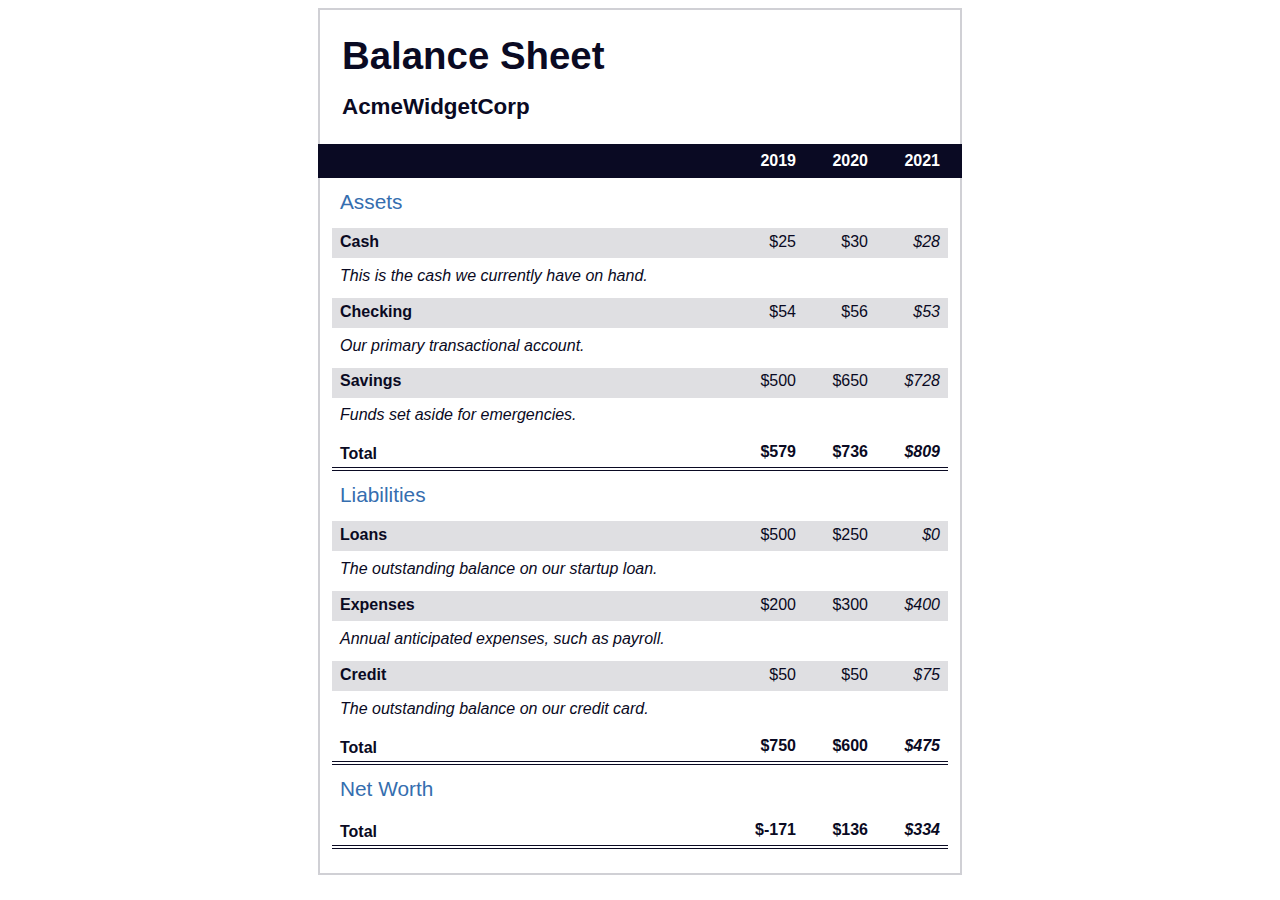
<file: src/balance-sheet/index.html>
<!DOCTYPE html>
<html lang="en">
  <head>
    <meta charset="UTF-8" />
    <meta name="viewport" content="width=device-width, initial-scale=1.0" />
    <title>Balance Sheet</title>
    <link rel="stylesheet" href="./styles.css" />
  </head>
  <body>
    <main>
      <section>
        <h1>
          <span class="flex">
            <span>AcmeWidgetCorp</span>
            <span>Balance Sheet</span>
          </span>
        </h1>
        <div id="years" aria-hidden="true">
          <span class="year">2019</span>
          <span class="year">2020</span>
          <span class="year">2021</span>
        </div>
        <div class="table-wrap">
          <table>
            <caption>
              Assets
            </caption>
            <thead>
              <tr>
                <td></td>
                <th><span class="sr-only year">2019</span></th>
                <th><span class="sr-only year">2020</span></th>
                <th class="current"><span class="sr-only year">2021</span></th>
              </tr>
            </thead>
            <tbody>
              <tr class="data">
                <th>
                  Cash
                  <span class="description"
                    >This is the cash we currently have on hand.</span
                  >
                </th>
                <td>$25</td>
                <td>$30</td>
                <td class="current">$28</td>
              </tr>
              <tr class="data">
                <th>
                  Checking
                  <span class="description"
                    >Our primary transactional account.</span
                  >
                </th>
                <td>$54</td>
                <td>$56</td>
                <td class="current">$53</td>
              </tr>
              <tr class="data">
                <th>
                  Savings
                  <span class="description"
                    >Funds set aside for emergencies.</span
                  >
                </th>
                <td>$500</td>
                <td>$650</td>
                <td class="current">$728</td>
              </tr>
              <tr class="total">
                <th>Total <span class="sr-only">Assets</span></th>
                <td>$579</td>
                <td>$736</td>
                <td class="current">$809</td>
              </tr>
            </tbody>
          </table>
          <table>
            <caption>
              Liabilities
            </caption>
            <thead>
              <tr>
                <td></td>
                <th><span class="sr-only">2019</span></th>
                <th><span class="sr-only">2020</span></th>
                <th><span class="sr-only">2021</span></th>
              </tr>
            </thead>
            <tbody>
              <tr class="data">
                <th>
                  Loans
                  <span class="description"
                    >The outstanding balance on our startup loan.</span
                  >
                </th>
                <td>$500</td>
                <td>$250</td>
                <td class="current">$0</td>
              </tr>
              <tr class="data">
                <th>
                  Expenses
                  <span class="description"
                    >Annual anticipated expenses, such as payroll.</span
                  >
                </th>
                <td>$200</td>
                <td>$300</td>
                <td class="current">$400</td>
              </tr>
              <tr class="data">
                <th>
                  Credit
                  <span class="description"
                    >The outstanding balance on our credit card.</span
                  >
                </th>
                <td>$50</td>
                <td>$50</td>
                <td class="current">$75</td>
              </tr>
              <tr class="total">
                <th>Total <span class="sr-only">Liabilities</span></th>
                <td>$750</td>
                <td>$600</td>
                <td class="current">$475</td>
              </tr>
            </tbody>
          </table>
          <table>
            <caption>
              Net Worth
            </caption>
            <thead>
              <tr>
                <td></td>
                <th><span class="sr-only">2019</span></th>
                <th><span class="sr-only">2020</span></th>
                <th><span class="sr-only">2021</span></th>
              </tr>
            </thead>
            <tbody>
              <tr class="total">
                <th>Total <span class="sr-only">Net Worth</span></th>
                <td>$-171</td>
                <td>$136</td>
                <td class="current">$334</td>
              </tr>
            </tbody>
          </table>
        </div>
      </section>
    </main>
  </body>
</html>
</file>
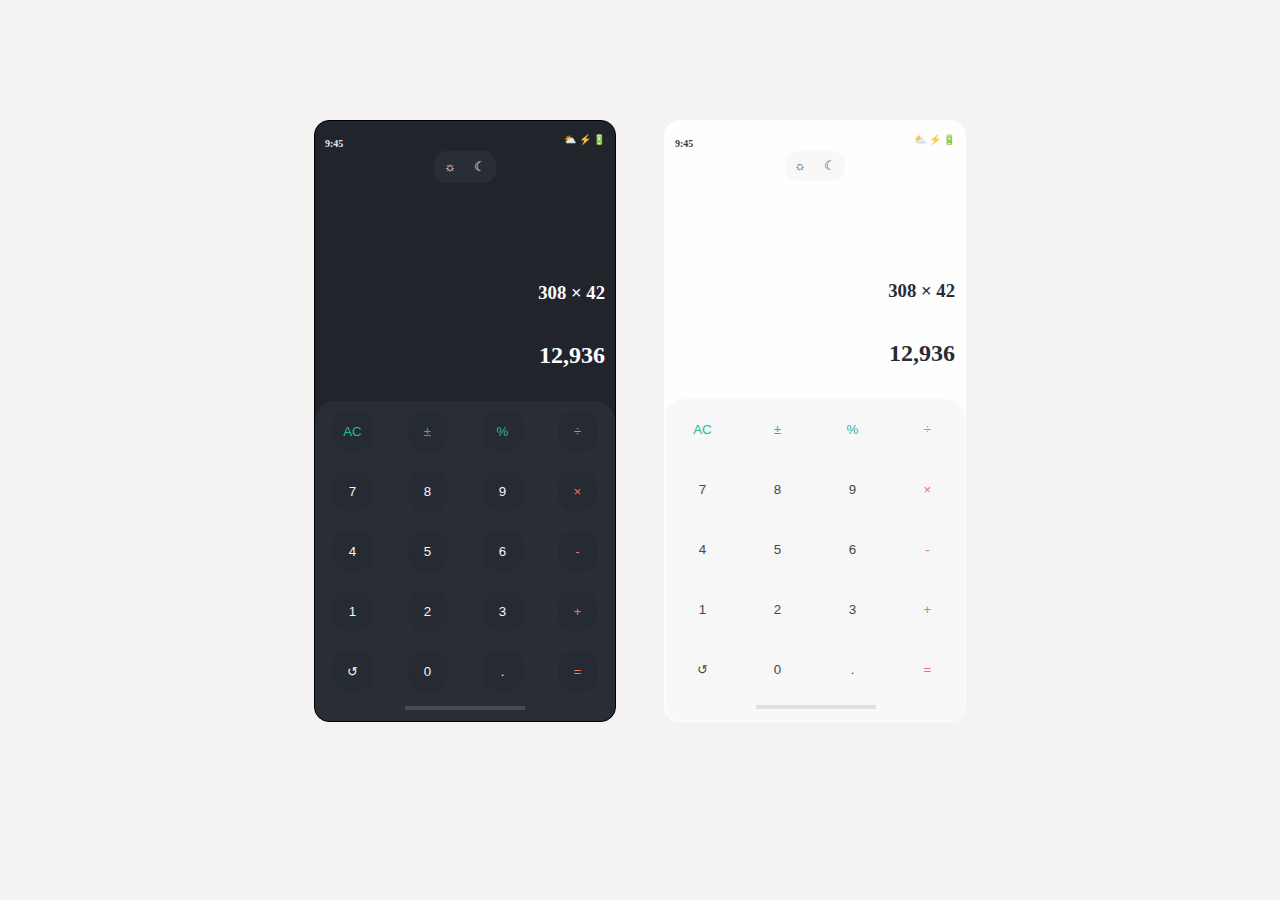
<file: src/calculator-ui/index.html>
<!DOCTYPE html>
<html lang="en">
  <head>
    <meta charset="UTF-8" />
    <meta name="viewport" content="width=device-width, initial-scale=1.0" />
    <link rel="stylesheet" href="styles.css" />
    <link
      rel="icon"
      href="https://png.pngtree.com/element_our/sm/20180516/sm_5afbe3614ef9e.jpg"
    />
    <title>Calculator UI</title>
  </head>
  <body>
    <div class="container">
      <div class="nav">
        <h5>9:45</h5>
        <h4>&#x26C5; &#x26A1; &#128267;</h4>
      </div>
      <div class="icons">
        <p>&#x263C;</p>
        <p>&#x263E;</p>
      </div>
      <div class="math">
        <h3>308 &#215; 42</h3>
        <h2>12,936</h2>
      </div>
      <div class="buttons">
        <div class="calc-button">
          <button type="button" class="button green">AC</button>
        </div>
        <div class="calc-button">
          <button type="button" class="button green">&plusmn;</button>
        </div>
        <div class="calc-button">
          <button type="button" class="button green">&#37;</button>
        </div>
        <div class="calc-button">
          <button type="button" class="button red">&#x000F7;</button>
        </div>
        <div class="calc-button">
          <button type="button" class="button">7</button>
        </div>
        <div class="calc-button">
          <button type="button" class="button">8</button>
        </div>
        <div class="calc-button">
          <button type="button" class="button">9</button>
        </div>
        <div class="calc-button">
          <button type="button" class="button red">&#215;</button>
        </div>
        <div class="calc-button">
          <button type="button" class="button">4</button>
        </div>
        <div class="calc-button">
          <button type="button" class="button">5</button>
        </div>
        <div class="calc-button">
          <button type="button" class="button">6</button>
        </div>
        <div class="calc-button">
          <button type="button" class="button red">-</button>
        </div>
        <div class="calc-button">
          <button type="button" class="button">1</button>
        </div>
        <div class="calc-button">
          <button type="button" class="button">2</button>
        </div>
        <div class="calc-button">
          <button type="button" class="button">3</button>
        </div>
        <div class="calc-button">
          <button type="button" class="button red">+</button>
        </div>
        <div class="calc-button">
          <button type="button" class="button">&#8634;</button>
        </div>
        <div class="calc-button">
          <button type="button" class="button">0</button>
        </div>
        <div class="calc-button">
          <button type="button" class="button">.</button>
        </div>
        <div class="calc-button">
          <button type="button" class="button red">=</button>
        </div>
      </div>
      <div class="line">
        <div class="home"></div>
      </div>
    </div>
    <div class="container-2">
      <div class="nav-2">
        <h5 id="nav-2">9:45</h5>
        <h4 id="nav-2">&#x26C5; &#x26A1; &#128267;</h4>
      </div>
      <div class="icons-2">
        <p>&#x263C;</p>
        <p>&#x263E;</p>
      </div>
      <div class="math-2">
        <h3>308 &#215; 42</h3>
        <h2>12,936</h2>
      </div>
      <div class="buttons-2">
        <div class="calc-button-2">
          <button type="button" class="button-2 green">AC</button>
        </div>
        <div class="calc-button-2">
          <button type="button" class="button-2 green">&plusmn;</button>
        </div>
        <div class="calc-button-2">
          <button type="button" class="button-2 green">&#37;</button>
        </div>
        <div class="calc-button-2">
          <button type="button" class="button-2 red">&#x000F7;</button>
        </div>
        <div class="calc-button-2">
          <button type="button" class="button-2">7</button>
        </div>
        <div class="calc-button-2">
          <button type="button" class="button-2">8</button>
        </div>
        <div class="calc-button-2">
          <button type="button" class="button-2">9</button>
        </div>
        <div class="calc-button-2">
          <button type="button" class="button-2 red">&#215;</button>
        </div>
        <div class="calc-button-2">
          <button type="button" class="button-2">4</button>
        </div>
        <div class="calc-button-2">
          <button type="button" class="button-2">5</button>
        </div>
        <div class="calc-button-2">
          <button type="button" class="button-2">6</button>
        </div>
        <div class="calc-button-2">
          <button type="button" class="button-2 red">-</button>
        </div>
        <div class="calc-button-2">
          <button type="button" class="button-2">1</button>
        </div>
        <div class="calc-button-2">
          <button type="button" class="button-2">2</button>
        </div>
        <div class="calc-button-2">
          <button type="button" class="button-2">3</button>
        </div>
        <div class="calc-button-2">
          <button type="button" class="button-2 red">+</button>
        </div>
        <div class="calc-button">
          <button type="button" class="button-2">&#8634;</button>
        </div>
        <div class="calc-button-2">
          <button type="button" class="button-2">0</button>
        </div>
        <div class="calc-button-2">
          <button type="button" class="button-2">.</button>
        </div>
        <div class="calc-button-2">
          <button type="button" class="button-2 red">=</button>
        </div>
      </div>
      <div class="line-2">
        <div class="home-2"></div>
      </div>
    </div>
  </body>
</html>
</file>
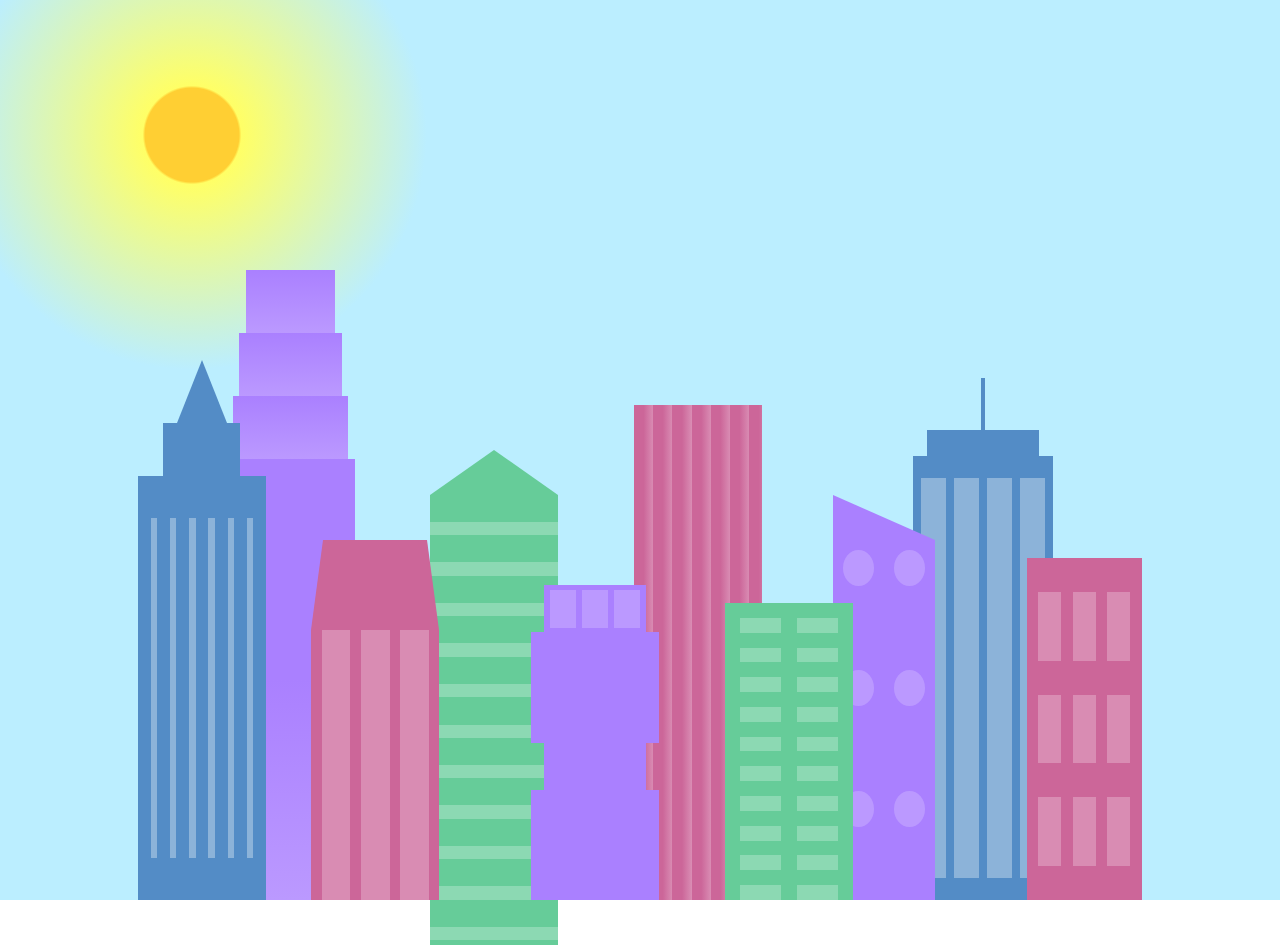
<file: src/city-skyline/index.html>
<!DOCTYPE html>
<html lang="en">    
  <head>
    <meta charset="UTF-8">
    <title>City Skyline</title>
    <link href="styles.css" rel="stylesheet" />   
  </head>

  <body>
    <div class="background-buildings sky">
      <div></div>
      <div></div>
      <div class="bb1 building-wrap">
        <div class="bb1a bb1-window"></div>
        <div class="bb1b bb1-window"></div>
        <div class="bb1c bb1-window"></div>
        <div class="bb1d"></div>
      </div>
      <div class="bb2">
        <div class="bb2a"></div>
        <div class="bb2b"></div>
      </div>
      <div class="bb3"></div>
      <div></div>
      <div class="bb4 building-wrap">
        <div class="bb4a"></div>
        <div class="bb4b"></div>
        <div class="bb4c window-wrap">
          <div class="bb4-window"></div>
          <div class="bb4-window"></div>
          <div class="bb4-window"></div>
          <div class="bb4-window"></div>
        </div>
      </div>
      <div></div>
      <div></div>
    </div>

    <div class="foreground-buildings">
      <div></div>
      <div></div>
      <div class="fb1 building-wrap">
        <div class="fb1a"></div>
        <div class="fb1b"></div>
        <div class="fb1c"></div>
      </div>
      <div class="fb2">
        <div class="fb2a"></div>
        <div class="fb2b window-wrap">
          <div class="fb2-window"></div>
          <div class="fb2-window"></div>
          <div class="fb2-window"></div>
        </div>
      </div>
      <div></div>
      <div class="fb3 building-wrap">
        <div class="fb3a window-wrap">
          <div class="fb3-window"></div>
          <div class="fb3-window"></div>
          <div class="fb3-window"></div>
        </div>
        <div class="fb3b"></div>
        <div class="fb3a"></div>
        <div class="fb3b"></div>
      </div>
      <div class="fb4">
        <div class="fb4a"></div>
        <div class="fb4b">
          <div class="fb4-window"></div>
          <div class="fb4-window"></div>
          <div class="fb4-window"></div>
          <div class="fb4-window"></div>
          <div class="fb4-window"></div>
          <div class="fb4-window"></div>
        </div>
      </div>
      <div class="fb5"></div>
      <div class="fb6"></div>
      <div></div>
      <div></div>
    </div>
  </body>
</html>
</file>
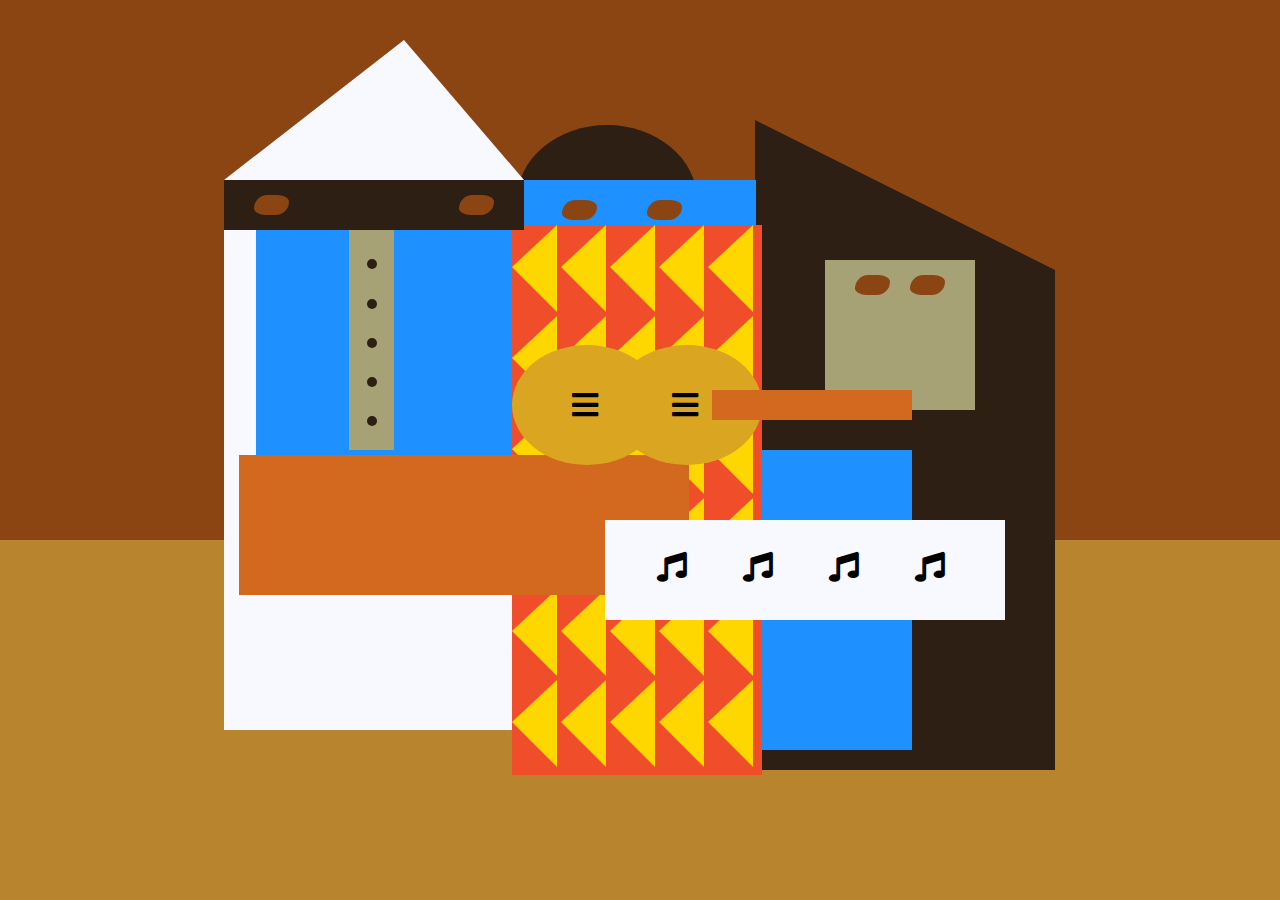
<file: src/picasso-painting/index.html>
<!DOCTYPE html>
<html lang="en">
  <head>
    <meta charset="utf-8" />
    <title>Picasso Painting</title>
    <link rel="stylesheet" href="./styles.css" />
    <link
      rel="stylesheet"
      href="https://use.fontawesome.com/releases/v5.8.2/css/all.css"
    />
  </head>
  <body>
    <div id="back-wall"></div>
    <div class="characters">
      <div id="offwhite-character">
        <div id="white-hat"></div>
        <div id="black-mask">
          <div class="eyes left"></div>
          <div class="eyes right"></div>
        </div>
        <div id="gray-instrument">
          <div class="black-dot"></div>
          <div class="black-dot"></div>
          <div class="black-dot"></div>
          <div class="black-dot"></div>
          <div class="black-dot"></div>
        </div>
        <div id="tan-table"></div>
      </div>
      <div id="black-character">
        <div id="black-hat"></div>
        <div id="gray-mask">
          <div class="eyes left"></div>
          <div class="eyes right"></div>
        </div>
        <div id="white-paper">
          <i class="fas fa-music"></i>
          <i class="fas fa-music"></i>
          <i class="fas fa-music"></i>
          <i class="fas fa-music"></i>
        </div>
      </div>
      <div class="blue" id="blue-left"></div>
      <div class="blue" id="blue-right"></div>
      <div id="orange-character">
        <div id="black-round-hat"></div>
        <div id="eyes-div">
          <div class="eyes left"></div>
          <div class="eyes right"></div>
        </div>
        <div id="triangles">
          <div class="triangle"></div>
          <div class="triangle"></div>
          <div class="triangle"></div>
          <div class="triangle"></div>
          <div class="triangle"></div>
          <div class="triangle"></div>
          <div class="triangle"></div>
          <div class="triangle"></div>
          <div class="triangle"></div>
          <div class="triangle"></div>
          <div class="triangle"></div>
          <div class="triangle"></div>
          <div class="triangle"></div>
          <div class="triangle"></div>
          <div class="triangle"></div>
          <div class="triangle"></div>
          <div class="triangle"></div>
          <div class="triangle"></div>
          <div class="triangle"></div>
          <div class="triangle"></div>
          <div class="triangle"></div>
          <div class="triangle"></div>
          <div class="triangle"></div>
          <div class="triangle"></div>
          <div class="triangle"></div>
          <div class="triangle"></div>
          <div class="triangle"></div>
          <div class="triangle"></div>
          <div class="triangle"></div>
          <div class="triangle"></div>
        </div>
        <div id="guitar">
          <div class="guitar" id="guitar-left">
            <i class="fas fa-bars"></i>
          </div>
          <div class="guitar" id="guitar-right">
            <i class="fas fa-bars"></i>
          </div>
          <div id="guitar-neck"></div>
        </div>
      </div>
    </div>
  </body>
</html>
</file>
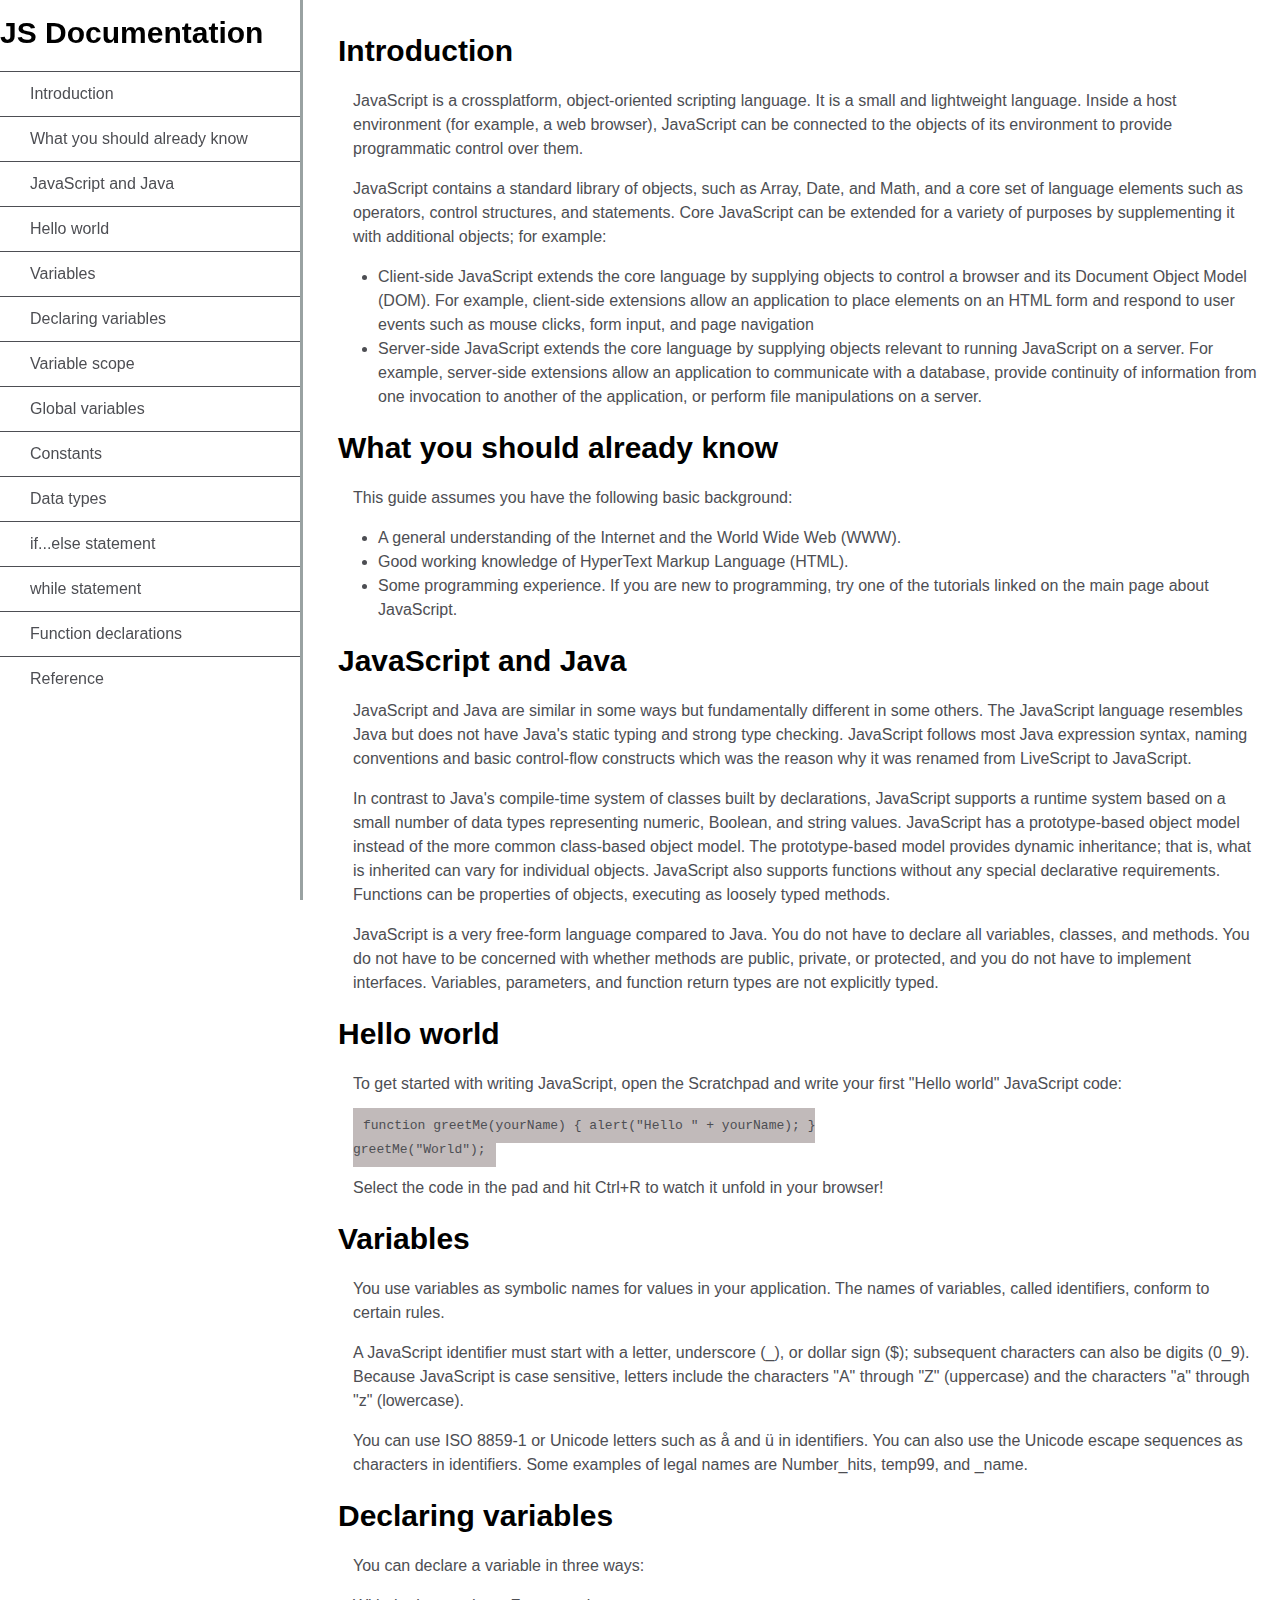
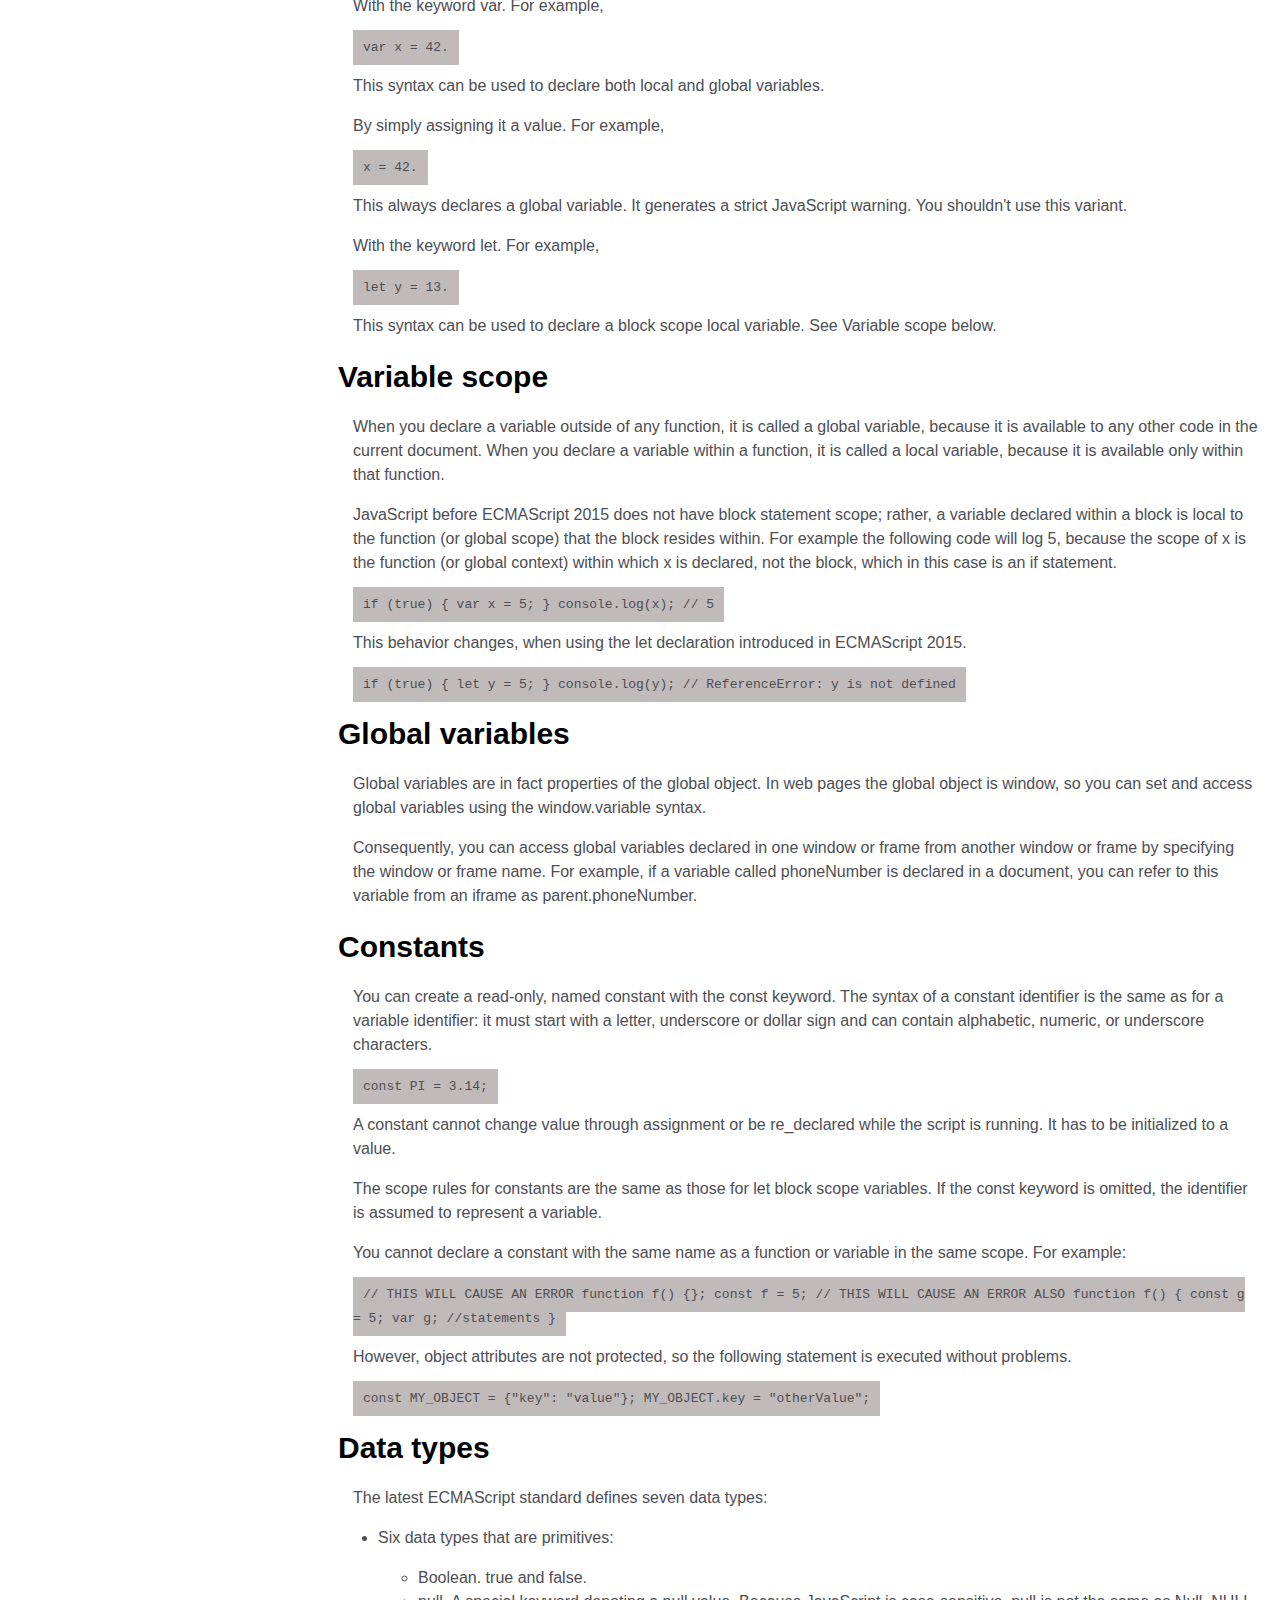
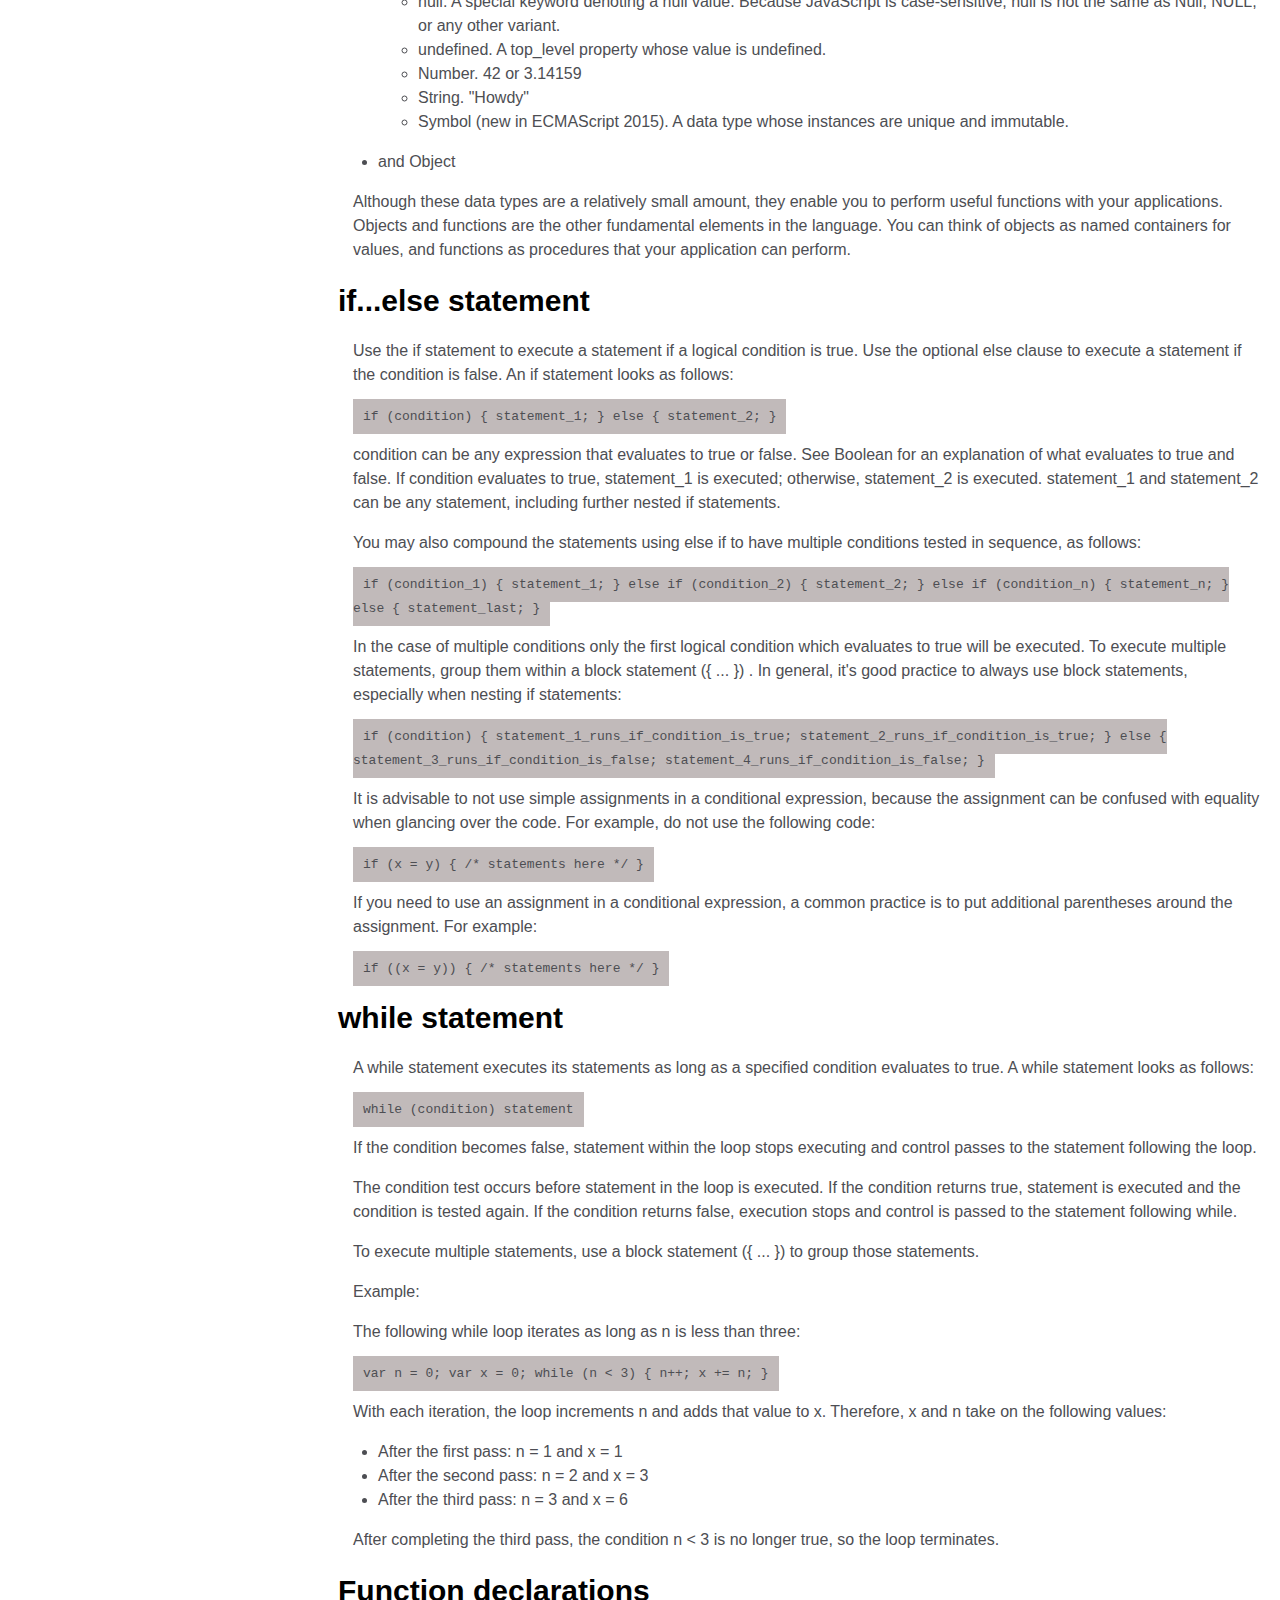
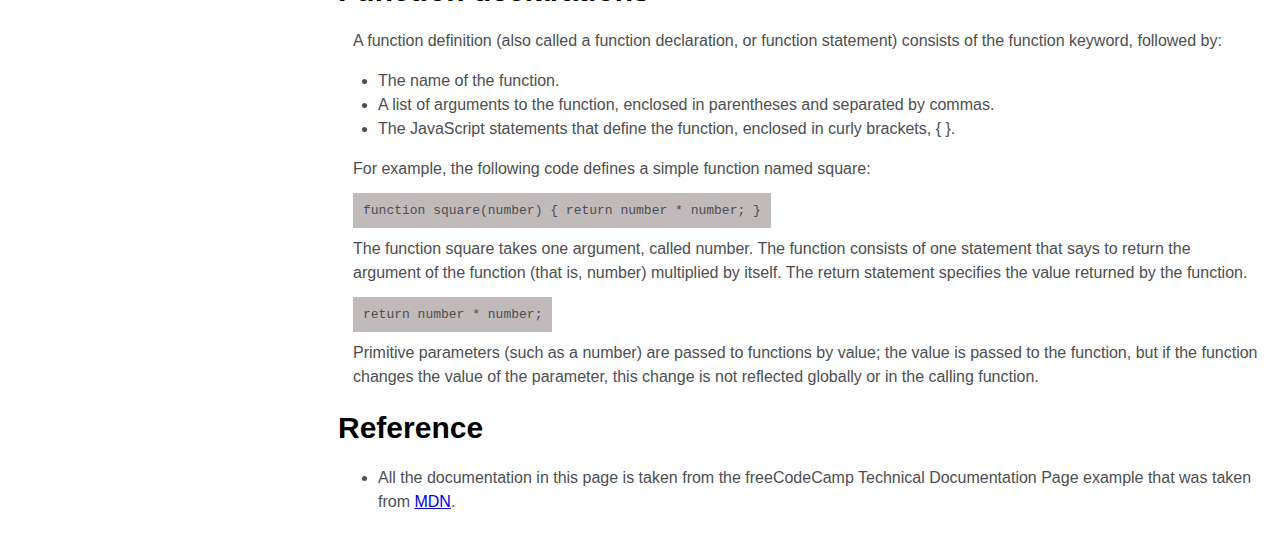
<file: src/technical-doc-page/index.html>
<!DOCTYPE html>
<html lang="en">
  <head>
    <meta charset="UTF-8" />
    <meta name="description" content="Practice Technical Documentation Page">
    <meta name="keywords" content="Javascript">
    <meta name="viewport" content="width=device-width, initial-scale=1.0" />
    <link rel="stylesheet" href="styles.css" />
    <title>Technical Documentation Page</title>
  </head>
  <body>
    <nav id="navbar">
      <header>JS Documentation</header>
      <ul>
        <li><a href="#Introduction" class="nav-link">Introduction</a></li>
        <li><a href="#What_you_should_already_know" class="nav-link">What you should already know</a></li>
        <li><a href="#javascript_and_java" class="nav-link">JavaScript and Java</a></li>
        <li><a href="#Hello_world" class="nav-link">Hello world</a></li>
        <li><a href="#Variables" class="nav-link">Variables</a></li>
        <li><a href="#Declaring_variables" class="nav-link">Declaring variables</a></li>
        <li><a href="#Variable_scope" class="nav-link">Variable scope</a></li>
        <li><a href="#Global_variables" class="nav-link">Global variables</a></li>
        <li><a href="#Constants" class="nav-link">Constants</a></li>
        <li><a href="#Data_types" class="nav-link">Data types</a></li>
        <li><a href="#if...else_statement" class="nav-link">if...else statement</a></li>
        <li><a href="#while_statement" class="nav-link">while statement</a></li>
        <li><a href="#Function_declarations" class="nav-link">Function declarations</a></li>
        <li><a href="#Reference" class="nav-link">Reference</a></li>
      </ul>
    </nav>
<article>  <main id="main-doc">
      <section class="main-section" id="Introduction">
        <header>Introduction</header>
        <p>
          JavaScript is a crossplatform, object-oriented scripting language. It
          is a small and lightweight language. Inside a host environment (for
          example, a web browser), JavaScript can be connected to the objects of
          its environment to provide programmatic control over them.
        </p>
        <p>JavaScript contains a standard library of objects, such as Array, Date, and Math, and a core set of language elements such as operators, control structures, and statements. Core JavaScript can be extended for a variety of purposes by supplementing it with additional objects; for example:
            <ul>
                <li>Client-side JavaScript extends the core language by supplying objects to control a browser and its Document Object Model (DOM). For example, client-side extensions allow an application to place elements on an HTML form and respond to user events such as mouse clicks, form input, and page navigation</li>
                <li>Server-side JavaScript extends the core language by supplying objects relevant to running JavaScript on a server. For example, server-side extensions allow an application to communicate with a database, provide continuity of information from one invocation to another of the application, or perform file manipulations on a server.</li>
            </ul>
        </p>
      </section>
      <section class="main-section" id="What_you_should_already_know">
        <header>What you should already know</header>
        <p>This guide assumes you have the following basic background:
            <ul>
                <li>A general understanding of the Internet and the World Wide Web (WWW).</li>
                <li>Good working knowledge of HyperText Markup Language (HTML).</li>
                <li>Some programming experience. If you are new to programming, try one of the tutorials linked on the main page about JavaScript.
                </li>
            </ul>
        </p>
      </section>
      <section class="main-section" id="javascript_and_java">
        <header>JavaScript and Java</header>
        <p>JavaScript and Java are similar in some ways but fundamentally different in some others. The JavaScript language resembles Java but does not have Java's static typing and strong type checking. JavaScript follows most Java expression syntax, naming conventions and basic control-flow constructs which was the reason why it was renamed from LiveScript to JavaScript.</p>
        <p>In contrast to Java's compile-time system of classes built by declarations, JavaScript supports a runtime system based on a small number of data types representing numeric, Boolean, and string values. JavaScript has a prototype-based object model instead of the more common class-based object model. The prototype-based model provides dynamic inheritance; that is, what is inherited can vary for individual objects. JavaScript also supports functions without any special declarative requirements. Functions can be properties of objects, executing as loosely typed methods.</p>
        <p>JavaScript is a very free-form language compared to Java. You do not have to declare all variables, classes, and methods. You do not have to be concerned with whether methods are public, private, or protected, and you do not have to implement interfaces. Variables, parameters, and function return types are not explicitly typed.
        </p>
      </section>
      <section class="main-section" id="Hello_world">
        <header>Hello world</header>
        <p>To get started with writing JavaScript, open the Scratchpad and write your first "Hello world" JavaScript code:
           <p><code class="code"> function greetMe(yourName) { alert("Hello " + yourName); }
            <br> greetMe("World");</code></p> 
        </p>
        <p>Select the code in the pad and hit Ctrl+R to watch it unfold in your browser!</p>
      </section>
      <section class="main-section" id="Variables">
        <header>Variables</header>
        <p>You use variables as symbolic names for values in your application. The names of variables, called identifiers, conform to certain rules.</p>
        
        <p>A JavaScript identifier must start with a letter, underscore (_), or dollar sign ($); subsequent characters can also be digits (0_9). Because JavaScript is case sensitive, letters include the characters "A" through "Z" (uppercase) and the characters "a" through "z" (lowercase).</p>
        
        <p>You can use ISO 8859-1 or Unicode letters such as å and ü in identifiers. You can also use the Unicode escape sequences as characters in identifiers. Some examples of legal names are Number_hits, temp99, and _name.</p>
        
      </section>
      <section class="main-section" id="Declaring_variables">
        <header>Declaring variables</header>
        <p>You can declare a variable in three ways:</p>
        <p>With the keyword var. For example,
           <p><code class="code">var x = 42.</code> </p> 
        </p>
        <p>This syntax can be used to declare both local and global variables.
        </p>
        <p>By simply assigning it a value. For example,
           <p><code class="code">x = 42.</code> </p> 
        </p>
        <p>This always declares a global variable. It generates a strict JavaScript warning. You shouldn't use this variant.</p>
        <p>With the keyword let. For example,
           <p><code class="code">let y = 13.</code> </p> 
        </p>
        <p>This syntax can be used to declare a block scope local variable. See Variable scope below.</p>
      </section>
      <section class="main-section" id="Variable_scope">
        <header>Variable scope</header>
        <p>When you declare a variable outside of any function, it is called a global variable, because it is available to any other code in the current document. When you declare a variable within a function, it is called a local variable, because it is available only within that function.</p>
        <p>JavaScript before ECMAScript 2015 does not have block statement scope; rather, a variable declared within a block is local to the function (or global scope) that the block resides within. For example the following code will log 5, because the scope of x is the function (or global context) within which x is declared, not the block, which in this case is an if statement.
           <p><code class="code">if (true) { var x = 5; } console.log(x); // 5</code> </p> 
        <p>This behavior changes, when using the let declaration introduced in ECMAScript 2015.
           <p><code class="code">if (true) { let y = 5; } console.log(y); // ReferenceError: y is
                not defined</code></p>  
        </p>
        
      </section>
      <section class="main-section" id="Global_variables">
        <header>Global variables</header>
        <p>Global variables are in fact properties of the global object. In web pages the global object is window, so you can set and access global variables using the window.variable syntax.</p>
        <p>Consequently, you can access global variables declared in one window or frame from another window or frame by specifying the window or frame name. For example, if a variable called phoneNumber is declared in a document, you can refer to this variable from an iframe as parent.phoneNumber.</p>
      </section>
      <section class="main-section" id="Constants">
        <header>Constants</header>
        <p>You can create a read-only, named constant with the const keyword. The syntax of a constant identifier is the same as for a variable identifier: it must start with a letter, underscore or dollar sign and can contain alphabetic, numeric, or underscore characters.
           <p> <code class="code">const PI = 3.14;</code> </p>

        </p>
        <p>A constant cannot change value through assignment or be re_declared while the script is running. It has to be initialized to a value.</p>
        <p>The scope rules for constants are the same as those for let block scope variables. If the const keyword is omitted, the identifier is assumed to represent a variable.</p>
        <p>You cannot declare a constant with the same name as a function or variable in the same scope. For example:
           <p><code class="code">// THIS WILL CAUSE AN ERROR function f() {}; const f = 5; // THIS
                WILL CAUSE AN ERROR ALSO function f() { const g = 5; var g;
                //statements }</code></p>  
        </p>
        <p>However, object attributes are not protected, so the following statement is executed without problems.
           <p><code class="code">const MY_OBJECT = {"key": "value"}; MY_OBJECT.key =
                "otherValue";</code> </p> 
        </p>

      </section>
      <section class="main-section" id="Data_types">
        <header>Data types</header>
        <p>The latest ECMAScript standard defines seven data types:
            <ul>
                <li>Six data types that are primitives:</li>
                <ul>
                    <li>Boolean. true and false.</li>
                    <li>null. A special keyword denoting a null value. Because JavaScript is case-sensitive, null is not the same as Null, NULL, or any other variant.</li>
                    <li>undefined. A top_level property whose value is undefined.</li>
                    <li>Number. 42 or 3.14159</li>
                    <li>String. "Howdy"</li>
                    <li>Symbol (new in ECMAScript 2015). A data type whose instances are unique and immutable.</li>
                </ul>
                <li>and Object</li>
            </ul>
        </p>
        <p>Although these data types are a relatively small amount, they enable you to perform useful functions with your applications. Objects and functions are the other fundamental elements in the language. You can think of objects as named containers for values, and functions as procedures that your application can perform.</p>
      </section>
      <section class="main-section" id="if...else_statement">
        <header>if...else statement</header>
        <p>Use the if statement to execute a statement if a logical condition is true. Use the optional else clause to execute a statement if the condition is false. An if statement looks as follows:
           <p><code class="code"> if (condition) { statement_1; } else { statement_2; }</code></p> 
             </p>
       <p>condition can be any expression that evaluates to true or false. See Boolean for an explanation of what evaluates to true and false. If condition evaluates to true, statement_1 is executed; otherwise, statement_2 is executed. statement_1 and statement_2 can be any statement, including further nested if statements.

       </p> 
       <p>You may also compound the statements using else if to have multiple conditions tested in sequence, as follows:
       <p><code class="code">if (condition_1) { statement_1; } else if (condition_2) {
            statement_2; } else if (condition_n) { statement_n; } else {
            statement_last; }</code></p>  
            
       </p>
       <p>In the case of multiple conditions only the first logical condition which evaluates to true will be executed. To execute multiple statements, group them within a block statement ({ ... }) . In general, it's good practice to always use block statements, especially when nesting if statements:
       <p><code class="code">if (condition) { statement_1_runs_if_condition_is_true;
            statement_2_runs_if_condition_is_true; } else {
            statement_3_runs_if_condition_is_false;
            statement_4_runs_if_condition_is_false; }</code> </p> 
            
    </p>
    <p>It is advisable to not use simple assignments in a conditional expression, because the assignment can be confused with equality when glancing over the code. For example, do not use the following code:
       <p><code class="code">if (x = y) { /* statements here */ }</code> </p> 
       </p>
        <p>If you need to use an assignment in a conditional expression, a common practice is to put additional parentheses around the assignment. For example:
           <p><code class="code">if ((x = y)) { /* statements here */ }</code> </p> 
        </p>
      </section>
      <section class="main-section" id="while_statement">
        <header>while statement</header>
        <p>A while statement executes its statements as long as a specified condition evaluates to true. A while statement looks as follows:
           <p><code class="code">while (condition) statement</code> </p> 
        </p>
        <p>If the condition becomes false, statement within the loop stops executing and control passes to the statement following the loop.</p>
        <p>The condition test occurs before statement in the loop is executed. If the condition returns true, statement is executed and the condition is tested again. If the condition returns false, execution stops and control is passed to the statement following while.</p>
        <p>To execute multiple statements, use a block statement ({ ... }) to group those statements.

        </p>
        <p>Example:</p>
        <p>The following while loop iterates as long as n is less than three:
           <p><code class="code">var n = 0; var x = 0; while (n < 3) { n++; x += n; }</code> </p> 
        </p>
        <p>With each iteration, the loop increments n and adds that value to x. Therefore, x and n take on the following values:
            <ul>
                <li>After the first pass: n = 1 and x = 1</li>
                <li>After the second pass: n = 2 and x = 3</li>
                <li>After the third pass: n = 3 and x = 6</li>
            </ul>
        </p>
        <p>After completing the third pass, the condition n < 3 is no longer true, so the loop terminates.

        </p>
      </section>
      <section class="main-section" id="Function_declarations">
        <header>Function declarations</header>
        <p>A function definition (also called a function declaration, or function statement) consists of the function keyword, followed by:
            <ul>
                <li>The name of the function.</li>
                <li>A list of arguments to the function, enclosed in parentheses and separated by commas.</li>
                <li>The JavaScript statements that define the function, enclosed in curly brackets, { }.</li>
            </ul>
        </p>
        <p>For example, the following code defines a simple function named square:
           <p><code class="code">function square(number) { return number * number; }</code> </p> 
        </p>
        <p>The function square takes one argument, called number. The function consists of one statement that says to return the argument of the function (that is, number) multiplied by itself. The return statement specifies the value returned by the function.
           <p><code class="code">return number * number;</code> </p> 
        </p>
        <p>Primitive parameters (such as a number) are passed to functions by value; the value is passed to the function, but if the function changes the value of the parameter, this change is not reflected globally or in the calling function.</p>
      </section>
      <section class="main-section" id="Reference">
        <header>Reference</header>
        <ul>
            <li>All the documentation in this page is taken from the freeCodeCamp Technical Documentation Page example that was taken from <a href="https://developer.mozilla.org/en_US/docs/Web/JavaScript/Guide">MDN</a>.</li>
        </ul>
      </section>
    </main></article>
  
  </body>
</html>
</file>
<file: src/balance-sheet/styles.css>
span[class~="sr-only"] {
  border: 0 !important;
  clip: rect(1px, 1px, 1px, 1px) !important;
  clip-path: inset(50%) !important;
  height: 1px !important;
  width: 1px !important;
  position: absolute !important;
  overflow: hidden !important;
  white-space: nowrap !important;
  padding: 0 !important;
  margin: -1px !important;
}

html {
  box-sizing: border-box;
}

body {
  font-family: sans-serif;
  color: #0a0a23;
}

h1 {
  max-width: 37.25rem;
  margin: 0 auto;
  padding: 1.5rem 1.25rem;
}

h1 .flex {
  display: flex;
  flex-direction: column-reverse;
  gap: 1rem;
}

h1 .flex span:first-of-type {
  font-size: 0.7em;
}

h1 .flex span:last-of-type {
  font-size: 1.2em;
}

section {
  max-width: 40rem;
  margin: 0 auto;
  border: 2px solid #d0d0d5;
}

#years {
  display: flex;
  justify-content: flex-end;
  position: sticky;
  z-index: 999;
  top: 0;
  background: #0a0a23;
  color: #fff;
  padding: 0.5rem calc(1.25rem + 2px) 0.5rem 0;
  margin: 0 -2px;
}

#years span[class] {
  font-weight: bold;
  width: 4.5rem;
  text-align: right;
}

.table-wrap {
  padding: 0 0.75rem 1.5rem 0.75rem;
}

table {
  border-collapse: collapse;
  border: 0;
  width: 100%;
  position: relative;
  margin-top: 3rem;
}

table caption {
  color: #356eaf;
  font-size: 1.3em;
  font-weight: normal;
  position: absolute;
  top: -2.25rem;
  left: 0.5rem;
}

tbody td {
  width: 100vw;
  min-width: 4rem;
  max-width: 4rem;
}

tbody th {
  width: calc(100% - 12rem);
}

tr[class="total"] {
  border-bottom: 4px double #0a0a23;
  font-weight: bold;
}

tr[class="total"] th {
  text-align: left;
  padding: 0.5rem 0 0.25rem 0.5rem;
}

tr.total td {
  text-align: right;
  padding: 0 0.25rem;
}

tr.total td:nth-of-type(3) {
  padding-right: 0.5rem;
}

tr.total:hover {
  background-color: #99c9ff;
}

td.current {
  font-style: italic;
}

tr.data {
  background-image: linear-gradient(
    to bottom,
    #dfdfe2 1.845rem,
    white 1.845rem
  );
}

tr.data th {
  text-align: left;
  padding-top: 0.3rem;
  padding-left: 0.5rem;
}

tr.data th .description {
  display: block;
  font-weight: normal;
  font-style: italic;
  padding: 1rem 0 0.75rem;
  margin-right: -13.5rem;
}

tr.data td {
  vertical-align: top;
  padding: 0.3rem 0.25rem 0;
  text-align: right;
}

tr.data td:last-of-type {
  padding-right: 0.5rem;
}
</file>
<file: src/calculator-ui/styles.css>
body {
  background-color: #f4f2f2;
  width: 700px;
  height: 100%;
  display: flex;
  border: none;
  margin: 0 auto;
  margin-top: 60px;
}

.container {
  border: 1px solid;
  width: 300px;
  max-width: 300px;
  min-width: 300px;
  height: 600px;
  border-radius: 15px;
  margin: 0 auto;
  margin-top: 60px;
  background-color: rgba(34, 36, 44, 255);
}

.container div.icons {
  margin: 0 auto;
  text-align: center;
  border: 1px solid rgba(41, 45, 54, 255);
  width: 20%;
}

.nav {
  display: flex;
  justify-content: space-between;
  border-bottom: none;
  height: 5%;
}

h5 {
  font-size: 10px;
  margin-left: 10px;
  color: rgba(231, 231, 231, 255);
}
h4 {
  font-size: 10px;
  margin-right: 10px;
}

h3,
h2 {
  margin-right: 10px;
  color: rgba(255, 254, 254, 255);
}

.icons p {
  font-size: small;
  color: #fffefe;
}

.icons {
  border-radius: 12px;
  border-color: rgba(41, 45, 54, 255);
  height: 5%;
  margin-left: 20px;
  display: flex;
  justify-content: space-around;
  align-items: center;
  background-color: rgba(41, 45, 54, 255);
}

.math {
  display: flex;
  flex-direction: column;
  text-align: right;
  margin-top: 80px;
}

.buttons {
  border: none;
  width: 100%;
  height: 50%;
  display: flex;
  flex-wrap: wrap;
  justify-content: space-around;
  margin-top: 12px;
  border-radius: 20px;
  border-bottom-left-radius: 0%;
  border-bottom-right-radius: 0%;
  background-color: rgba(41, 45, 54, 255);
}

.button:hover {
  background-color: aqua;
  color: rgba(246, 247, 247, 255);
}

.button {
  width: 40px;
  height: 40px;
  border-radius: 15px;
  background-color: #262a33;
  color: rgba(246, 247, 247, 255);
  border: none;
}

.calc-button {
  display: flex;
  justify-content: center;
  align-items: center;
  flex-basis: 24%;
}

.line {
  border: 0.5px solid rrgba(41, 45, 54, 255);
  background-color: rgba(41, 45, 54, 255);
  height: 20px;
  border-radius: 15px;
  border-top-left-radius: 0%;
  border-top-right-radius: 0%;
  width: 100%;
}

.line .home {
  border: 4px solid #474b52;
  width: 40%;
  margin: 0px auto;
  padding-bottom: 5px;
  border-top: none;
  border-left: none;
  border-right: none;
}

.green {
  color: #26b9a1;
}

.red {
  color: #ed7475;
}

.container-2 {
  border: 1px solid #fefeff;
  width: 300px;
  max-width: 300px;
  min-width: 300px;
  height: 600px;
  border-radius: 15px;
  margin: 0 auto;
  margin-top: 60px;
  background-color: #fefeff;
}

.container-2 div.icons {
  margin: 0 auto;
  text-align: center;
  border: 1px solid rgba(41, 45, 54, 255);
  width: 20%;
}

.nav-2 {
  display: flex;
  justify-content: space-between;
  border-bottom: none;
  height: 5%;
}

.nav-2 h5 {
  font-size: 10px;
  margin-left: 10px;
  color: #3c3d3d;
}
.nav-2 h4 {
  font-size: 10px;
  margin-right: 10px;
}

.math-2 h3,
.math-2 h2 {
  margin-right: 10px;
  color: #282c36;
}

.icons-2 p {
  font-size: small;
  color: #40454d;
}

.icons-2 {
  border-radius: 12px;
  border-color: rgba(41, 45, 54, 255);
  height: 5%;
  width: 60px;
  margin: 0 auto;
  display: flex;
  justify-content: space-around;
  align-items: center;
  background-color: #f9f8f8;
}

.math-2 {
  display: flex;
  flex-direction: column;
  text-align: right;
  margin-top: 80px;
}

.buttons-2 {
  border: none;
  width: 100%;
  height: 50%;
  display: flex;
  flex-wrap: wrap;
  justify-content: space-around;
  margin-top: 12px;
  border-radius: 20px;
  border-bottom-left-radius: 0%;
  border-bottom-right-radius: 0%;
  background-color: #f9f8f8;
}

.button-2:hover {
  background-color: #ed7475;
  color: rgba(246, 247, 247, 255);
}

.button-2 {
  width: 40px;
  height: 40px;
  border-radius: 15px;
  background-color: #f6f7f6;
  color: #444850;
  border: none;
}

.calc-button-2 {
  display: flex;
  justify-content: center;
  align-items: center;
  flex-basis: 24%;
}

.line-2 {
  border: 0.5px solid #f9f8f8;
  background-color: #f9f8f8;
  height: 20px;
  border-radius: 15px;
  border-top-left-radius: 0%;
  border-top-right-radius: 0%;
  width: 100%;
}

.line-2 .home-2 {
  border: 4px solid #e0e0e0;
  width: 40%;
  margin: 0px auto;
  padding-bottom: 5px;
  border-top: none;
  border-left: none;
  border-right: none;
}

.green {
  color: #26b9a1;
}

.red {
  color: #ed7475;
}
</file>
<file: src/city-skyline/styles.css>
:root {
  --building-color1: #aa80ff;
  --building-color2: #66cc99;
  --building-color3: #cc6699;
  --building-color4: #538cc6;
  --window-color1: #bb99ff;
  --window-color2: #8cd9b3;
  --window-color3: #d98cb3;
  --window-color4: #8cb3d9;
}

* {
  box-sizing: border-box;
}

body {
  height: 100vh;
  margin: 0;
  overflow: hidden;
}

.background-buildings, .foreground-buildings {
  width: 100%;
  height: 100%;
  display: flex;
  align-items: flex-end;
  justify-content: space-evenly;
  position: absolute;
  top: 0;
}

.building-wrap {
  display: flex;
  flex-direction: column;
  align-items: center;
}

.window-wrap {
  display: flex;
  align-items: center;
  justify-content: space-evenly;
}

.sky {
  background: radial-gradient(
      closest-corner circle at 15% 15%,
      #ffcf33,
      #ffcf33 20%,
      #ffff66 21%,
      #bbeeff 100%
    );
}

/* BACKGROUND BUILDINGS - "bb" stands for "background building" */
.bb1 {
  width: 10%;
  height: 70%;
}

.bb1a {
  width: 70%;
}
  
.bb1b {
  width: 80%;
}
  
.bb1c {
  width: 90%;
}

.bb1d {
  width: 100%;
  height: 70%;
  background: linear-gradient(
      var(--building-color1) 50%,
      var(--window-color1)
    );
}

.bb1-window {
  height: 10%;
  background: linear-gradient(
      var(--building-color1),
      var(--window-color1)
    );
}

.bb2 {
  width: 10%;
  height: 50%;
}

.bb2a {
  border-bottom: 5vh solid var(--building-color2);
  border-left: 5vw solid transparent;
  border-right: 5vw solid transparent;
}

.bb2b {
  width: 100%;
  height: 100%;
  background: repeating-linear-gradient(
      var(--building-color2),
      var(--building-color2) 6%,
      var(--window-color2) 6%,
      var(--window-color2) 9%
    );
}

.bb3 {
  width: 10%;
  height: 55%;
  background: repeating-linear-gradient(
      90deg,
      var(--building-color3),
      var(--building-color3),
      var(--window-color3) 15%
    );
}

.bb4 {
  width: 11%;
  height: 58%;
}

.bb4a {
  width: 3%;
  height: 10%;
  background-color: var(--building-color4);
}

.bb4b {
  width: 80%;
  height: 5%;
  background-color: var(--building-color4);
}
  
.bb4c {
  width: 100%;
  height: 85%;
  background-color: var(--building-color4);
}

.bb4-window {
  width: 18%;
  height: 90%;
  background-color: var(--window-color4);
}

/* FOREGROUND BUILDINGS - "fb" stands for "foreground building" */
.fb1 {
  width: 10%;
  height: 60%;
}

.fb1a {
  border-bottom: 7vh solid var(--building-color4);
  border-left: 2vw solid transparent;
  border-right: 2vw solid transparent;
}

.fb1b {
  width: 60%;
  height: 10%;
  background-color: var(--building-color4);
}
  
.fb1c {
  width: 100%;
  height: 80%;
  background: repeating-linear-gradient(
      90deg,
      var(--building-color4),
      var(--building-color4) 10%,
      transparent 10%,
      transparent 15%
    ),
    repeating-linear-gradient(
      var(--building-color4),
      var(--building-color4) 10%,
      var(--window-color4) 10%,
      var(--window-color4) 90%
    );
}

.fb2 {
  width: 10%;
  height: 40%;
}

.fb2a {
  width: 100%;
  border-bottom: 10vh solid var(--building-color3);
  border-left: 1vw solid transparent;
  border-right: 1vw solid transparent;
}

.fb2b {
  width: 100%;
  height: 75%;
  background-color: var(--building-color3);
}

.fb2-window {
  width: 22%;
  height: 100%;
  background-color: var(--window-color3);
}

.fb3 {
  width: 10%;
  height: 35%;
}
  
.fb3a {
  width: 80%;
  height: 15%;
  background-color: var(--building-color1);
}
  
.fb3b {
  width: 100%;
  height: 35%;
  background-color: var(--building-color1);
}

.fb3-window {
  width: 25%;
  height: 80%;
  background-color: var(--window-color1);
}

.fb4 {
  width: 8%;
  height: 45%;
  position: relative;
  left: 10%;
}

.fb4a {
  border-top: 5vh solid transparent;
  border-left: 8vw solid var(--building-color1);
}

.fb4b {
  width: 100%;
  height: 89%;
  background-color: var(--building-color1);
  display: flex;
  flex-wrap: wrap;
}

.fb4-window {
  width: 30%;
  height: 10%;
  border-radius: 50%;
  background-color: var(--window-color1);
  margin: 10%;
}

.fb5 {
  width: 10%;
  height: 33%;
  position: relative;
  right: 10%;
  background: repeating-linear-gradient(
      var(--building-color2),
      var(--building-color2) 5%,
      transparent 5%,
      transparent 10%
    ),
    repeating-linear-gradient(
      90deg,
      var(--building-color2),
      var(--building-color2) 12%,
      var(--window-color2) 12%,
      var(--window-color2) 44%
    );
}

.fb6 {
  width: 9%;
  height: 38%;
  background: repeating-linear-gradient(
      90deg,
      var(--building-color3),
      var(--building-color3) 10%,
      transparent 10%,
      transparent 30%
    ),
    repeating-linear-gradient(
      var(--building-color3),
      var(--building-color3) 10%,
      var(--window-color3) 10%,
      var(--window-color3) 30%
    );
}

@media (max-width: 1000px) {
  :root {
    --building-color1: #000;
    --building-color2: #000;
    --building-color3: #000;
    --building-color4: #000;
    --window-color1: #777;
  --window-color2: #777;
  --window-color3: #777;
  --window-color4: #777;
  }
  .sky {
    background: radial-gradient(
        closest-corner circle at 15% 15%,
        #ccc,
        #ccc 20%,
        #445 21%,
        #223 100%
      );
  }
}
</file>
<file: src/picasso-painting/styles.css>
body {
  background-color: rgb(184, 132, 46);
}

#back-wall {
  background-color: #8b4513;
  width: 100%;
  height: 60%;
  position: absolute;
  top: 0;
  left: 0;
  z-index: -1;
}

#offwhite-character {
  width: 300px;
  height: 550px;
  background-color: GhostWhite;
  position: absolute;
  top: 20%;
  left: 17.5%;
}

#white-hat {
  width: 0;
  height: 0;
  border-style: solid;
  border-width: 0 120px 140px 180px;
  border-top-color: transparent;
  border-right-color: transparent;
  border-bottom-color: GhostWhite;
  border-left-color: transparent;
  position: absolute;
  top: -140px;
  left: 0;
}

#black-mask {
  width: 100%;
  height: 50px;
  background-color: rgb(45, 31, 19);
  position: absolute;
  top: 0;
  left: 0;
  z-index: 1;
}

#gray-instrument {
  width: 15%;
  height: 40%;
  background-color: rgb(167, 162, 117);
  position: absolute;
  top: 50px;
  left: 125px;
  z-index: 1;
}

.black-dot {
  width: 10px;
  height: 10px;
  background-color: rgb(45, 31, 19);
  border-radius: 50%;
  display: block;
  margin: auto;
  margin-top: 65%;
}

#tan-table {
  width: 450px;
  height: 140px;
  background-color: #d2691e;
  position: absolute;
  top: 275px;
  left: 15px;
  z-index: 1;
}

#black-character {
  width: 300px;
  height: 500px;
  background-color: rgb(45, 31, 19);
  position: absolute;
  top: 30%;
  left: 59%;
}

#black-hat {
  width: 0;
  height: 0;
  border-style: solid;
  border-width: 150px 0 0 300px;
  border-top-color: transparent;
  border-right-color: transparent;
  border-bottom-color: transparent;
  border-left-color: rgb(45, 31, 19);
  position: absolute;
  top: -150px;
  left: 0;
}

#gray-mask {
  width: 150px;
  height: 150px;
  background-color: rgb(167, 162, 117);
  position: absolute;
  top: -10px;
  left: 70px;
}

#white-paper {
  width: 400px;
  height: 100px;
  background-color: GhostWhite;
  position: absolute;
  top: 250px;
  left: -150px;
  z-index: 1;
}

.fa-music {
  display: inline-block;
  margin-top: 8%;
  margin-left: 13%;
}

.blue {
  background-color: #1e90ff;
}

#blue-left {
  width: 500px;
  height: 300px;
  position: absolute;
  top: 20%;
  left: 20%;
}

#blue-right {
  width: 400px;
  height: 300px;
  position: absolute;
  top: 50%;
  left: 40%;
}

#orange-character {
  width: 250px;
  height: 550px;
  background-color: rgb(240, 78, 42);
  position: absolute;
  top: 25%;
  left: 40%;
}

#black-round-hat {
  width: 180px;
  height: 150px;
  background-color: rgb(45, 31, 19);
  border-radius: 50%;
  position: absolute;
  top: -100px;
  left: 5px;
  z-index: -1;
}

#eyes-div {
  width: 180px;
  height: 50px;
  position: absolute;
  top: -40px;
  left: 20px;
  z-index: 3;
}

#triangles {
  width: 250px;
  height: 550px;
}

.triangle {
  width: 0;
  height: 0;
  border-style: solid;
  border-width: 42px 45px 45px 0;
  border-top-color: transparent;
  border-right-color: Gold; /* yellow */
  border-bottom-color: transparent;
  border-left-color: transparent;
  display: inline-block;
}

#guitar {
  width: 100%;
  height: 100px;
  position: absolute;
  top: 120px;
  left: 0px;
  z-index: 3;
}

.guitar {
  width: 150px;
  height: 120px;
  background-color: Goldenrod;
  border-radius: 50%;
}

#guitar-left {
  position: absolute;
  left: 0px;
}

#guitar-right {
  position: absolute;
  left: 100px;
}

.fa-bars {
  display: block;
  margin-top: 30%;
  margin-left: 40%;
}

#guitar-neck {
  width: 200px;
  height: 30px;
  background-color: #d2691e;
  position: absolute;
  top: 45px;
  left: 200px;
  z-index: 3;
}

.eyes {
  width: 35px;
  height: 20px;
  background-color: #8b4513;
  border-radius: 20px 50%;
}

.right {
  position: absolute;
  top: 15px;
  right: 30px;
}

.left {
  position: absolute;
  top: 15px;
  left: 30px;
}

.fas {
  font-size: 30px;
}
</file>
<file: src/technical-doc-page/styles.css>
html,
body {
  min-width: 290px;
  color: #4d4e53;
  background-color: #ffffff;
  font-family: "Open Sans", Arial, sans-serif;
  line-height: 1.5;
}

body {
  display: block;
  margin: 8px;
}

#navbar {
  position: fixed;
  min-width: 290px;
  top: 0px;
  left: 0px;
  width: 300px;
  height: 100%;
  border-right: solid;
  border-color: rgba(0, 22, 22, 0.4);
}

#navbar header {
  padding-top: 10px;
}

nav {
  display: block;
}

#navbar ul {
  height: 88%;
  padding: 0;
  overflow-y: auto;
  overflow-x: hidden;
}

ul {
  display: block;
  margin-block-start: 1em;
  margin-block-end: 1em;
  margin-inline-start: 0px;
  margin-inline-end: 0px;
  padding-inline-start: 40px;
}

#navbar li {
  color: #4d4e53;
  border-top: 1px solid;
  list-style: none;
  position: relative;
  width: 100%;
}

#navbar a {
  display: block;
  padding: 10px 30px;
  color: #4d4e53;
  text-decoration: none;
  cursor: pointer;
}

#navbar a:hover {
  color: rgb(255, 89, 0);
}
header {
  font-size: 30px;
  font-weight: bold;
  text-align: left;
  color: black;
}

p {
  padding-left: 15px;
}

#main-doc {
  position: absolute;
  margin-left: 310px;
  padding: 20px;
  margin-bottom: 110px;
}

code {
  background-color: rgb(193, 186, 186);
  padding: 10px;
}

@media only screen and (max-width: 815px) #navbar {
  background-color: white;
  position: absolute;
  top: 0;
  padding: 0;
  margin: 0;
  width: 100%;
  max-height: 275px;
  border: none;
  z-index: 1;
  border-bottom: 2px solid;
}
</file>
